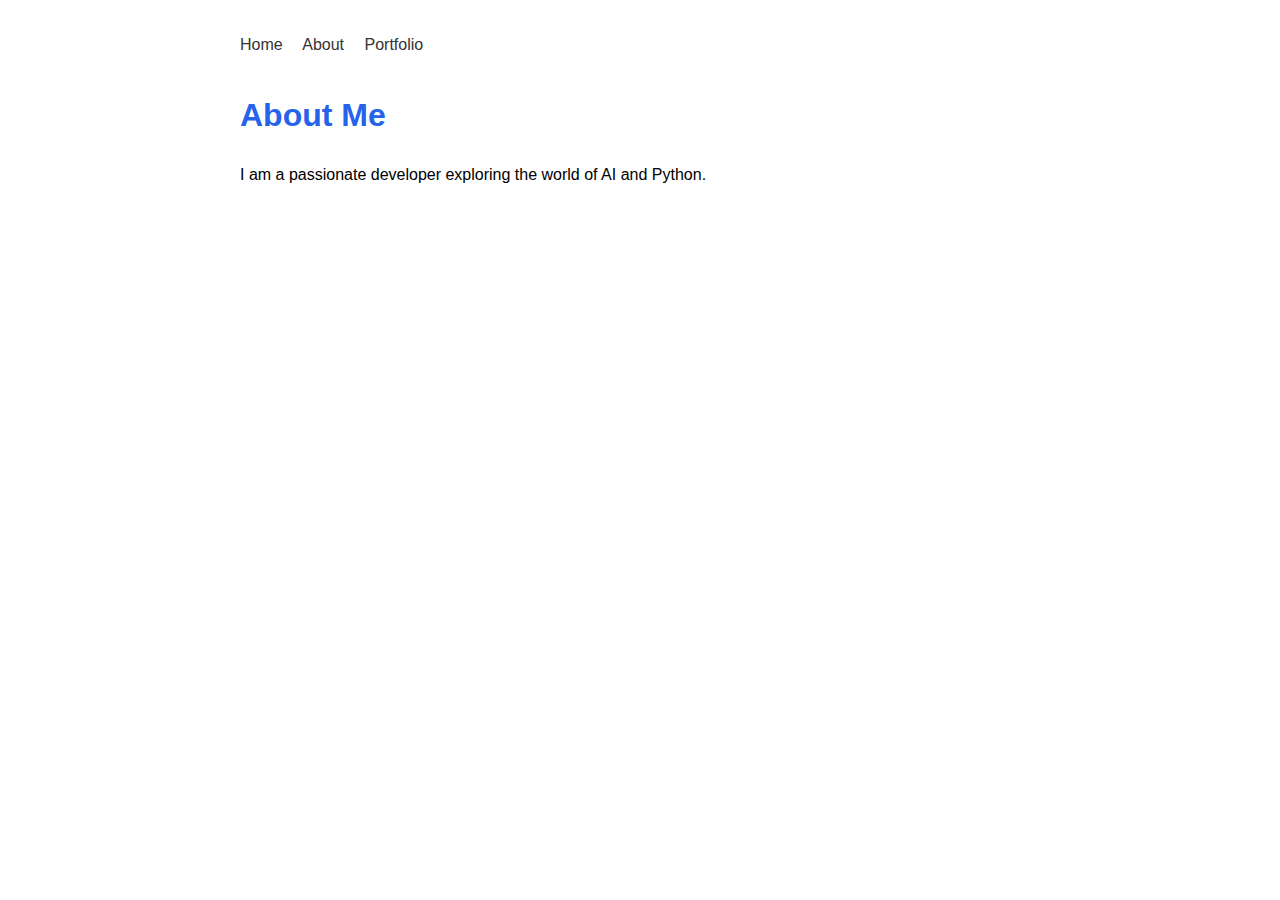
<file: templates/about.html>
<!DOCTYPE html>
<html lang="en">
<head>
    <meta charset="UTF-8">
    <meta name="viewport" content="width=device-width, initial-scale=1.0">
    <title>About Me</title>
    <style>
        body { font-family: sans-serif; line-height: 1.6; padding: 2rem; max-width: 800px; margin: 0 auto; }
        h1 { color: #2563eb; }
        .nav { margin-bottom: 2rem; }
        .nav a { margin-right: 1rem; text-decoration: none; color: #333; }
        .nav a:hover { color: #2563eb; }
    </style>
</head>
<body>
    <div class="nav">
        <a href="/">Home</a>
        <a href="/about">About</a>
        <a href="/portfolio">Portfolio</a>
    </div>
    <h1>About Me</h1>
    <p>I am a passionate developer exploring the world of AI and Python.</p>
</body>
</html>
</file>
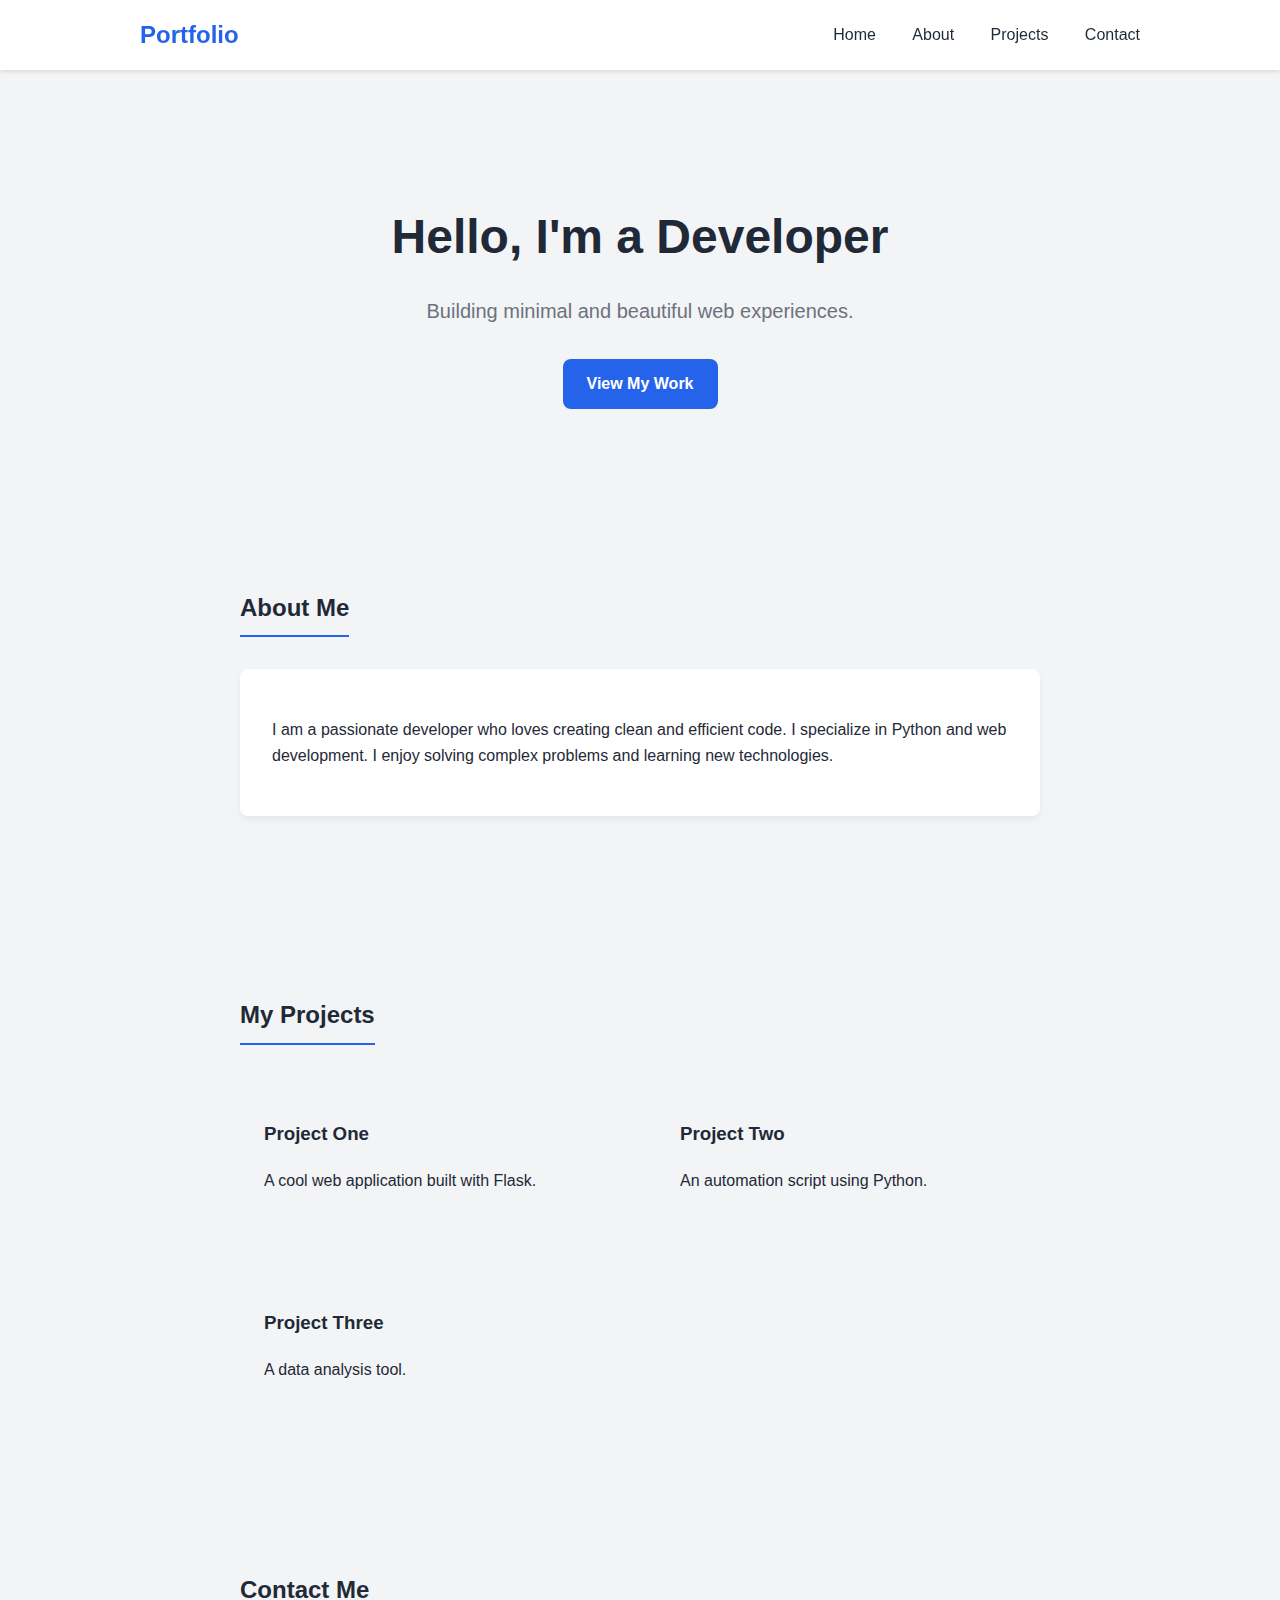
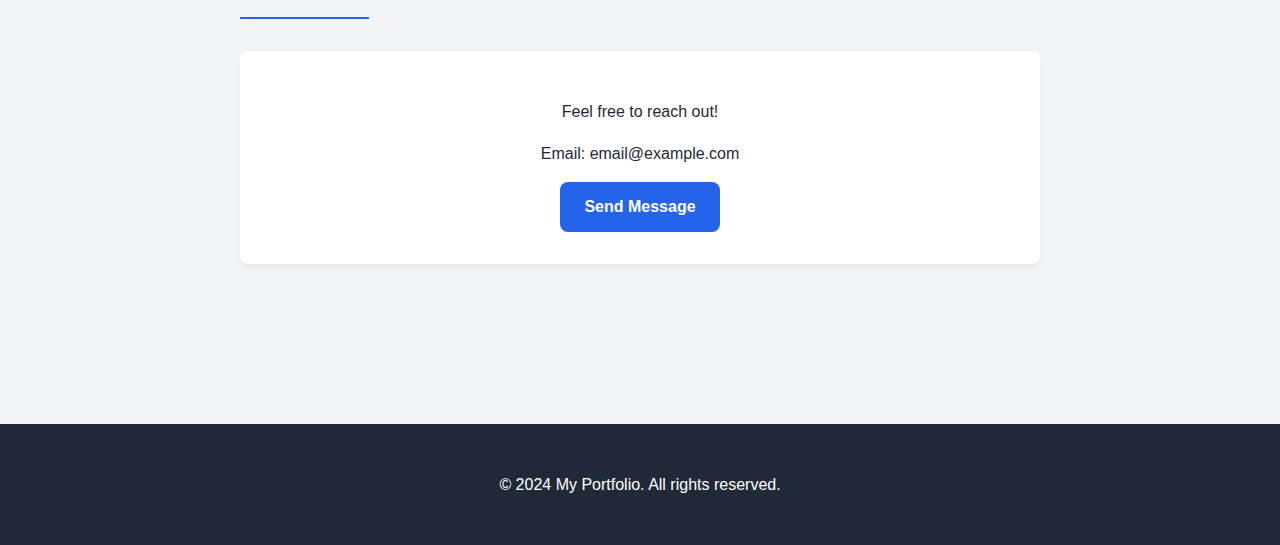
<file: templates/portfolio.html>
<!DOCTYPE html>
<html lang="en">
<head>
    <meta charset="UTF-8">
    <meta name="viewport" content="width=device-width, initial-scale=1.0">
    <title>My Portfolio</title>
    <style>
        :root {
            --primary: #2563eb;
            --text: #1f2937;
            --bg: #f3f4f6;
            --card-bg: #ffffff;
        }
        body {
            font-family: 'Segoe UI', Tahoma, Geneva, Verdana, sans-serif;
            line-height: 1.6;
            color: var(--text);
            background-color: var(--bg);
            margin: 0;
            padding: 0;
        }
        header {
            background-color: var(--card-bg);
            box-shadow: 0 2px 4px rgba(0,0,0,0.1);
            position: sticky;
            top: 0;
            z-index: 100;
        }
        nav {
            max-width: 1000px;
            margin: 0 auto;
            padding: 1rem;
            display: flex;
            justify-content: space-between;
            align-items: center;
        }
        .logo {
            font-size: 1.5rem;
            font-weight: bold;
            color: var(--primary);
            text-decoration: none;
        }
        .nav-links a {
            margin-left: 2rem;
            text-decoration: none;
            color: var(--text);
            font-weight: 500;
            transition: color 0.3s;
        }
        .nav-links a:hover {
            color: var(--primary);
        }
        section {
            padding: 4rem 1rem;
            max-width: 800px;
            margin: 0 auto;
        }
        .hero {
            text-align: center;
            padding: 6rem 1rem;
        }
        .hero h1 {
            font-size: 3rem;
            margin-bottom: 1rem;
            color: var(--text);
        }
        .hero p {
            font-size: 1.25rem;
            color: #6b7280;
            margin-bottom: 2rem;
        }
        .btn {
            display: inline-block;
            background-color: var(--primary);
            color: white;
            padding: 0.75rem 1.5rem;
            border-radius: 0.5rem;
            text-decoration: none;
            font-weight: 600;
            transition: background-color 0.3s;
        }
        .btn:hover {
            background-color: #1d4ed8;
        }
        .card {
            background: var(--card-bg);
            padding: 2rem;
            border-radius: 0.5rem;
            box-shadow: 0 4px 6px rgba(0,0,0,0.05);
            margin-bottom: 2rem;
        }
        h2 {
            color: var(--text);
            border-bottom: 2px solid var(--primary);
            padding-bottom: 0.5rem;
            display: inline-block;
            margin-bottom: 2rem;
        }
        .project-grid {
            display: grid;
            grid-template-columns: repeat(auto-fit, minmax(250px, 1fr));
            gap: 2rem;
        }
        .project-card {
            background: var(--bg);
            padding: 1.5rem;
            border-radius: 0.5rem;
        }
        footer {
            text-align: center;
            padding: 2rem;
            background-color: var(--text);
            color: white;
            margin-top: 4rem;
        }
    </style>
</head>
<body>
    <header>
        <nav>
            <a href="#" class="logo">Portfolio</a>
            <div class="nav-links">
                <a href="#home">Home</a>
                <a href="#about">About</a>
                <a href="#projects">Projects</a>
                <a href="#contact">Contact</a>
            </div>
        </nav>
    </header>

    <section id="home" class="hero">
        <h1>Hello, I'm a Developer</h1>
        <p>Building minimal and beautiful web experiences.</p>
        <a href="#projects" class="btn">View My Work</a>
    </section>

    <section id="about">
        <h2>About Me</h2>
        <div class="card">
            <p>I am a passionate developer who loves creating clean and efficient code. I specialize in Python and web development. I enjoy solving complex problems and learning new technologies.</p>
        </div>
    </section>

    <section id="projects">
        <h2>My Projects</h2>
        <div class="project-grid">
            <div class="project-card">
                <h3>Project One</h3>
                <p>A cool web application built with Flask.</p>
            </div>
            <div class="project-card">
                <h3>Project Two</h3>
                <p>An automation script using Python.</p>
            </div>
            <div class="project-card">
                <h3>Project Three</h3>
                <p>A data analysis tool.</p>
            </div>
        </div>
    </section>

    <section id="contact">
        <h2>Contact Me</h2>
        <div class="card" style="text-align: center;">
            <p>Feel free to reach out!</p>
            <p>Email: email@example.com</p>
            <div style="margin-top: 1rem;">
                <a href="#" class="btn">Send Message</a>
            </div>
        </div>
    </section>

    <footer>
        <p>&copy; 2024 My Portfolio. All rights reserved.</p>
    </footer>
</body>
</html>
</file>
